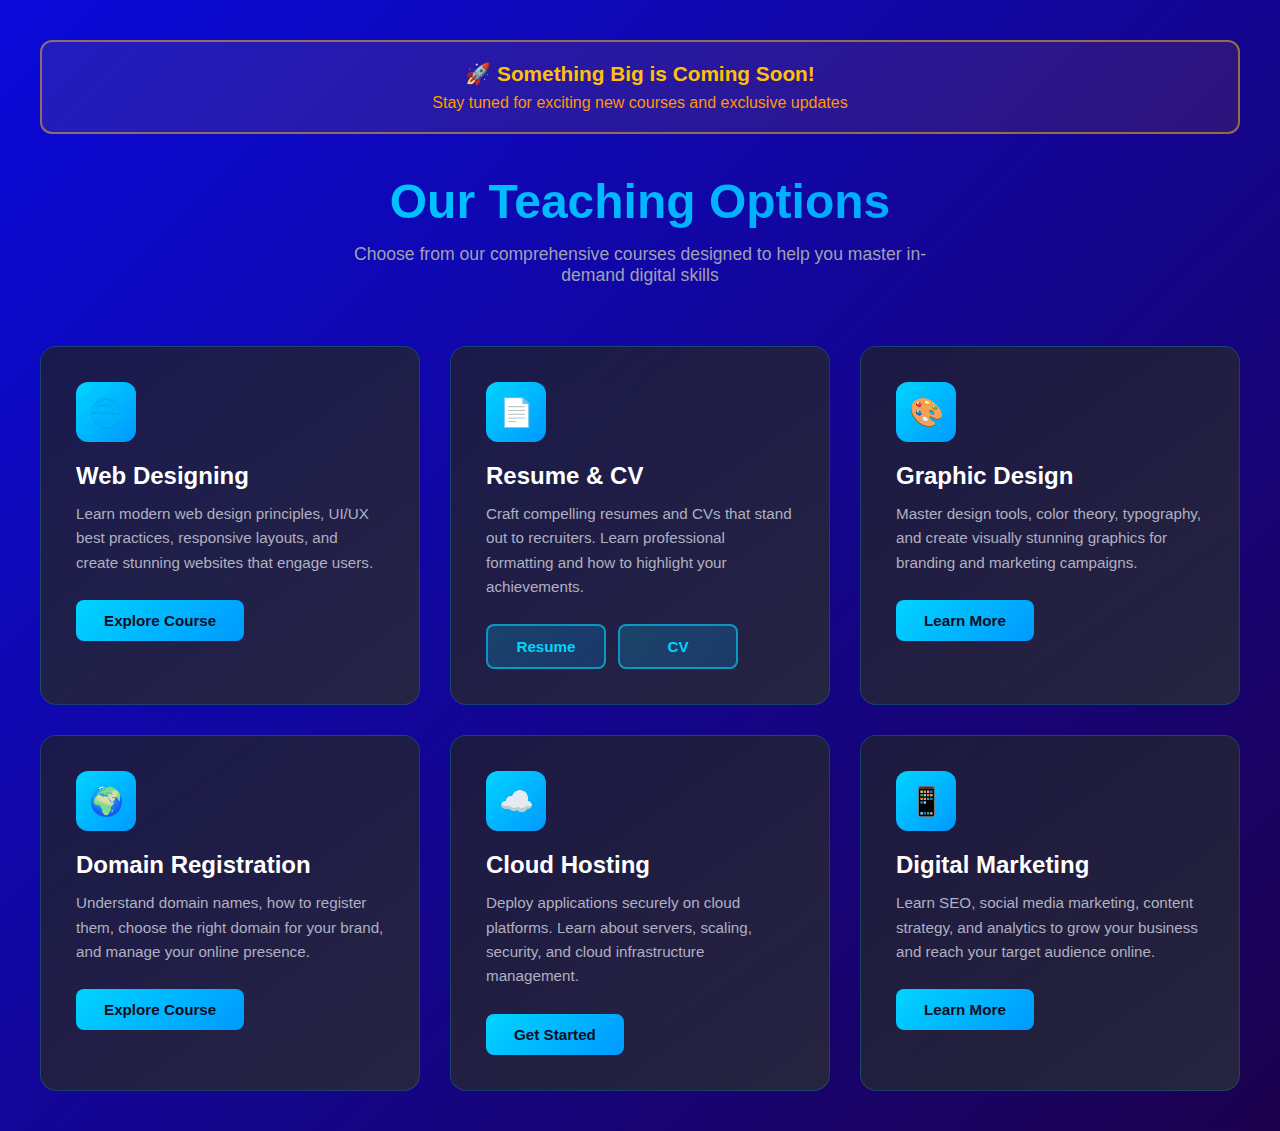
<file: teaching.html>
<!DOCTYPE html>
<html lang="en">
<head>
    <meta charset="UTF-8">
    <meta name="viewport" content="width=device-width, initial-scale=1.0">
    <title>Teaching Options - Learn with Us</title>
    <style>
        * {
            margin: 0;
            padding: 0;
            box-sizing: border-box;
        }

        body {
            font-family: 'Segoe UI', Tahoma, Geneva, Verdana, sans-serif;
            background: linear-gradient(135deg, #0a0adb 0%, #1c014d 100%);
            min-height: 100vh;
            padding: 40px 20px;
            color: #e0e0e0;
        }

        .container {
            max-width: 1200px;
            margin: 0 auto;
        }

        /* Added notification banner styles */
        .notification-banner {
            background: linear-gradient(135deg, rgba(255, 193, 7, 0.1), rgba(255, 152, 0, 0.1));
            border: 2px solid rgba(255, 193, 7, 0.5);
            border-radius: 12px;
            padding: 20px;
            margin-bottom: 40px;
            text-align: center;
            animation: slideIn 0.6s ease-out;
        }

        @keyframes slideIn {
            from {
                opacity: 0;
                transform: translateY(-20px);
            }
            to {
                opacity: 1;
                transform: translateY(0);
            }
        }

        .notification-banner h3 {
            color: #ffc107;
            font-size: 1.3em;
            margin-bottom: 8px;
        }

        .notification-banner p {
            color: #ff9800;
            font-size: 1em;
        }

        .header {
            text-align: center;
            margin-bottom: 60px;
        }

        .header h1 {
            font-size: 3em;
            font-weight: 700;
            margin-bottom: 15px;
            background: linear-gradient(135deg, #00d4ff, #0099ff);
            -webkit-background-clip: text;
            -webkit-text-fill-color: transparent;
            background-clip: text;
        }

        .header p {
            font-size: 1.1em;
            color: #a0a0b0;
            max-width: 600px;
            margin: 0 auto;
        }

        .options-grid {
            display: grid;
            grid-template-columns: repeat(auto-fit, minmax(320px, 1fr));
            gap: 30px;
            margin-top: 40px;
        }

        .option-card {
            background: linear-gradient(145deg, rgba(30, 30, 50, 0.8), rgba(40, 40, 60, 0.9));
            border: 1px solid rgba(0, 212, 255, 0.2);
            border-radius: 16px;
            padding: 35px;
            transition: all 0.3s ease;
            cursor: pointer;
            position: relative;
            overflow: hidden;
        }

        .option-card::before {
            content: '';
            position: absolute;
            top: 0;
            left: -100%;
            width: 100%;
            height: 100%;
            background: linear-gradient(90deg, transparent, rgba(0, 212, 255, 0.1), transparent);
            transition: left 0.5s ease;
        }

        .option-card:hover::before {
            left: 100%;
        }

        .option-card:hover {
            border-color: rgba(0, 212, 255, 0.6);
            transform: translateY(-8px);
            box-shadow: 0 20px 40px rgba(0, 212, 255, 0.15);
        }

        .icon {
            width: 60px;
            height: 60px;
            background: linear-gradient(135deg, #00d4ff, #0099ff);
            border-radius: 12px;
            display: flex;
            align-items: center;
            justify-content: center;
            font-size: 28px;
            margin-bottom: 20px;
        }

        .option-title {
            font-size: 1.5em;
            font-weight: 600;
            margin-bottom: 12px;
            color: #ffffff;
        }

        .option-description {
            color: #b0b0c0;
            line-height: 1.6;
            margin-bottom: 25px;
            font-size: 0.95em;
        }

        /* Added button container and styles for dual buttons */
        .button-container {
            display: flex;
            gap: 12px;
            flex-wrap: wrap;
        }

        .learn-btn {
            display: inline-block;
            padding: 12px 28px;
            background: linear-gradient(135deg, #00d4ff, #0099ff);
            color: #0f0f1e;
            text-decoration: none;
            border-radius: 8px;
            font-weight: 600;
            transition: all 0.3s ease;
            border: none;
            cursor: pointer;
            font-size: 0.95em;
            flex: 1;
            min-width: 120px;
        }

        .learn-btn:hover {
            transform: scale(1.05);
            box-shadow: 0 10px 25px rgba(0, 212, 255, 0.3);
        }

        .learn-btn:active {
            transform: scale(0.98);
        }

        .learn-btn-secondary {
            background: linear-gradient(135deg, rgba(0, 212, 255, 0.2), rgba(0, 153, 255, 0.2));
            color: #00d4ff;
            border: 2px solid rgba(0, 212, 255, 0.6);
        }

        .learn-btn-secondary:hover {
            background: linear-gradient(135deg, rgba(0, 212, 255, 0.3), rgba(0, 153, 255, 0.3));
            box-shadow: 0 10px 25px rgba(0, 212, 255, 0.2);
        }

        @media (max-width: 768px) {
            .header h1 {
                font-size: 2em;
            }

            .options-grid {
                grid-template-columns: 1fr;
                gap: 20px;
            }

            .option-card {
                padding: 25px;
            }

            .button-container {
                flex-direction: column;
            }

            .learn-btn {
                width: 100%;
            }
        }
    </style>
</head>
<body>
    <div class="container">
        <!-- Added notification banner -->
        <div class="notification-banner">
            <h3>🚀 Something Big is Coming Soon!</h3>
            <p>Stay tuned for exciting new courses and exclusive updates</p>
        </div>

        <div class="header">
            <h1>Our Teaching Options</h1>
            <p>Choose from our comprehensive courses designed to help you master in-demand digital skills</p>
        </div>

        <div class="options-grid">
            <!-- Web Designing -->
            <div class="option-card">
                <div class="icon">🌐</div>
                <h2 class="option-title">Web Designing</h2>
                <p class="option-description">Learn modern web design principles, UI/UX best practices, responsive layouts, and create stunning websites that engage users.</p>
                <button class="learn-btn">Explore Course</button>
            </div>

            <!-- Resume and CV -->
            <div class="option-card">
                <div class="icon">📄</div>
                <h2 class="option-title">Resume & CV</h2>
                <p class="option-description">Craft compelling resumes and CVs that stand out to recruiters. Learn professional formatting and how to highlight your achievements.</p>
                <!-- Replaced single button with two buttons in a container -->
                <div class="button-container">
                  <a href="Resumetemplate.docx" download="resume">  <button class="learn-btn learn-btn-secondary">Resume</button></a>
                    <a href="curriculum-vitae-template.docx" download="cv"><button class="learn-btn learn-btn-secondary">CV</button></a>

                </div>
            </div>

            <!-- Graphic Design -->
            <div class="option-card">
                <div class="icon">🎨</div>
                <h2 class="option-title">Graphic Design</h2>
                <p class="option-description">Master design tools, color theory, typography, and create visually stunning graphics for branding and marketing campaigns.</p>
                <button class="learn-btn">Learn More</button>
            </div>

            <!-- Domain Registration -->
            <div class="option-card">
                <div class="icon">🌍</div>
                <h2 class="option-title">Domain Registration</h2>
                <p class="option-description">Understand domain names, how to register them, choose the right domain for your brand, and manage your online presence.</p>
                <button class="learn-btn">Explore Course</button>
            </div>

            <!-- Cloud Hosting -->
            <div class="option-card">
                <div class="icon">☁️</div>
                <h2 class="option-title">Cloud Hosting</h2>
                <p class="option-description">Deploy applications securely on cloud platforms. Learn about servers, scaling, security, and cloud infrastructure management.</p>
                <button class="learn-btn">Get Started</button>
            </div>

            <!-- Digital Marketing -->
            <div class="option-card">
                <div class="icon">📱</div>
                <h2 class="option-title">Digital Marketing</h2>
                <p class="option-description">Learn SEO, social media marketing, content strategy, and analytics to grow your business and reach your target audience online.</p>
                <button class="learn-btn">Learn More</button>
            </div>
        </div>
    </div>
</body>
</html>
</file>
